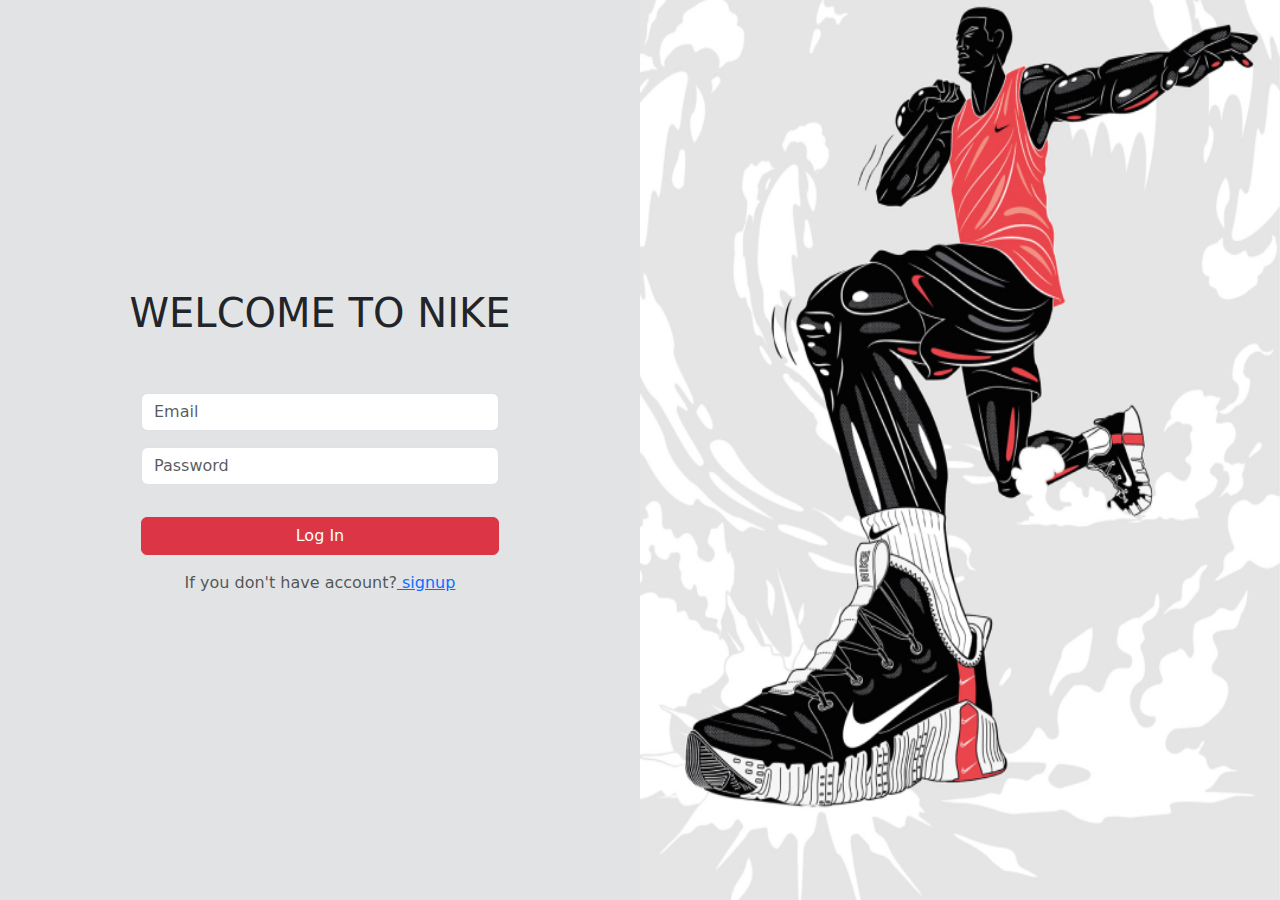
<file: index.html>
<!DOCTYPE html>
<html lang="en">
    <head>
        <meta charset="UTF-8" />
        <meta name="viewport" content="width=device-width, initial-scale=1.0" />
        <title>LogIn</title>
        <link rel="stylesheet" href="./css/all.min.css" />
        <link rel="stylesheet" href="./css/bootstrap.min.css" />
        <link rel="stylesheet" href="./css/main.css" />
    </head>
    <body>
        <section>
            <div class="container-fluid vh-100">
                <div class="row">
                    <div class="col-6 bg-secondary-subtle">
                        <div
                            class="inner d-flex gap-5 flex-column justify-content-center vh-100 align-content-center p-5"
                        >
                            <h1 class="bold text-uppercase text-center">
                                Welcome to Nike
                            </h1>

                            <form
                                action=""
                                class="signin w-75 mx-auto d-flex gap-3 flex-column px-3"
                            >
                                <input
                                    id="logemail"
                                    class="form-control"
                                    type="email"
                                    placeholder="Email"
                                />

                                <input
                                    id="logpassword"
                                    class="form-control"
                                    type="password"
                                    placeholder="Password"
                                />
                                <div
                                    class="logalert alert-danger bg-danger-subtle"
                                    role="alert"
                                >
                                    <!-- <span class="fw-bold">Name</span>: must be
                                    at least 3 characters
                                    <br />
                                    <span class="fw-bold">Password</span>: must
                                    be at least 8 characters including a
                                    lowercase, uppercase letter, and a number
                                    <br /> -->
                                </div>
                                <button id="logsubmit" class="btn-danger btn">
                                    Log In
                                </button>
                                <p class="text-body-secondary text-center">
                                    If you don't have account?<a
                                        id=""
                                        href="./signup.html"
                                        class="signupbtn"
                                    >
                                        signup</a
                                    >
                                </p>
                            </form>
                        </div>
                    </div>
                    <div class="col-6 bgg vh-100"></div>
                </div>
            </div>
        </section>
        <script src="./js/bootstrap.bundle.min.js"></script>
        <script type="text/javascript" src="./js/main.js"></script>
    </body>
</html>
</file>
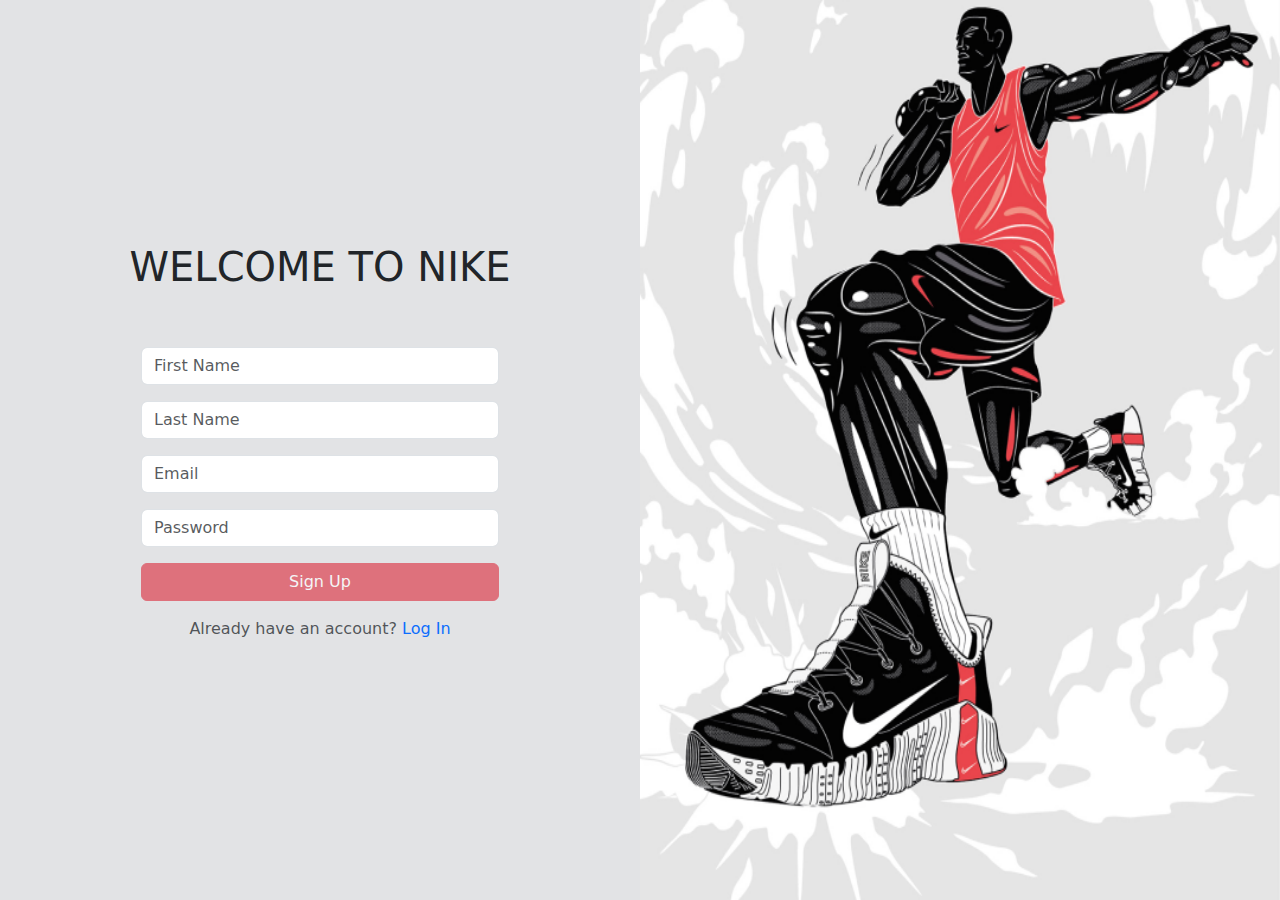
<file: signup.html>
<!DOCTYPE html>
<html lang="en">
    <head>
        <meta charset="UTF-8" />
        <meta name="viewport" content="width=device-width, initial-scale=1.0" />
        <title>Sign up</title>
        <link rel="stylesheet" href="./css/all.min.css" />
        <link rel="stylesheet" href="./css/bootstrap.min.css" />
        <link rel="stylesheet" href="./css/main.css" />
    </head>
    <body>
        <section>
            <div class="container-fluid vh-100">
                <div class="row">
                    <div class="col-6 bg-secondary-subtle">
                        <div
                            class="inner d-flex gap-5 flex-column justify-content-center vh-100 align-content-center p-5"
                        >
                            <h1 class="bold text-uppercase text-center">
                                Welcome to Nike
                            </h1>
                            <form
                                action=""
                                class="signup w-75 mx-auto d-flex gap-3 flex-column px-3"
                            >
                                <input
                                    id="firstName"
                                    class="form-control"
                                    type="text"
                                    name="firstName"
                                    placeholder="First Name"
                                    onkeyup=""
                                />

                                <input
                                    id="lastName"
                                    class="form-control"
                                    type="text"
                                    name="lastName"
                                    placeholder="Last Name"
                                />
                                <input
                                    id="email"
                                    class="form-control"
                                    type="email"
                                    placeholder="Email"
                                />
                                <input
                                    id="password"
                                    class="form-control"
                                    type="password"
                                    placeholder="Password"
                                />
                                <div
                                    class="alert alert-danger d-none"
                                    role="alert"
                                ></div>
                                <button
                                    disabled="false"
                                    id="submit"
                                    class="btn-danger btn"
                                >
                                    Sign Up
                                </button>
                                <p class="text-body-secondary text-center">
                                    Already have an account?<span
                                        id="goLogin"
                                        role="button"
                                        class="text-primary"
                                    >
                                        Log In</span
                                    >
                                </p>
                            </form>
                        </div>
                    </div>
                    <div class="col-6 bgg vh-100"></div>
                </div>
            </div>
        </section>
        <script src="./js/bootstrap.bundle.min.js"></script>
        <script type="text/javascript" src="./js/signup.js"></script>
    </body>
</html>
</file>
<file: css/main.css>
::selection {
    background-color: #eb4656;
}
.bgg {
    background: url(../img/nike.png);
    background-position: center center;
    background-size: 100% 100%;
}
.hex {
    background: url('../img/Hexagon.svg') repeat;
    position: absolute;
    top: 0;
    left: 0;
    width: 100%;
    height: 100%;
    background-size: 500px;
    z-index: 1;
}
.bg {
    position: absolute;
    top: 50%;
    left: 50%;
    transform: translate(-50%, -50%);
    height: 300px;
    width: 300px;
    background: linear-gradient(90deg, #335bf4 0%, #2ae9c9 100%);
    filter: blur(20px);
    z-index: 0;
}
.main {
    z-index: 99;
}
</file>
